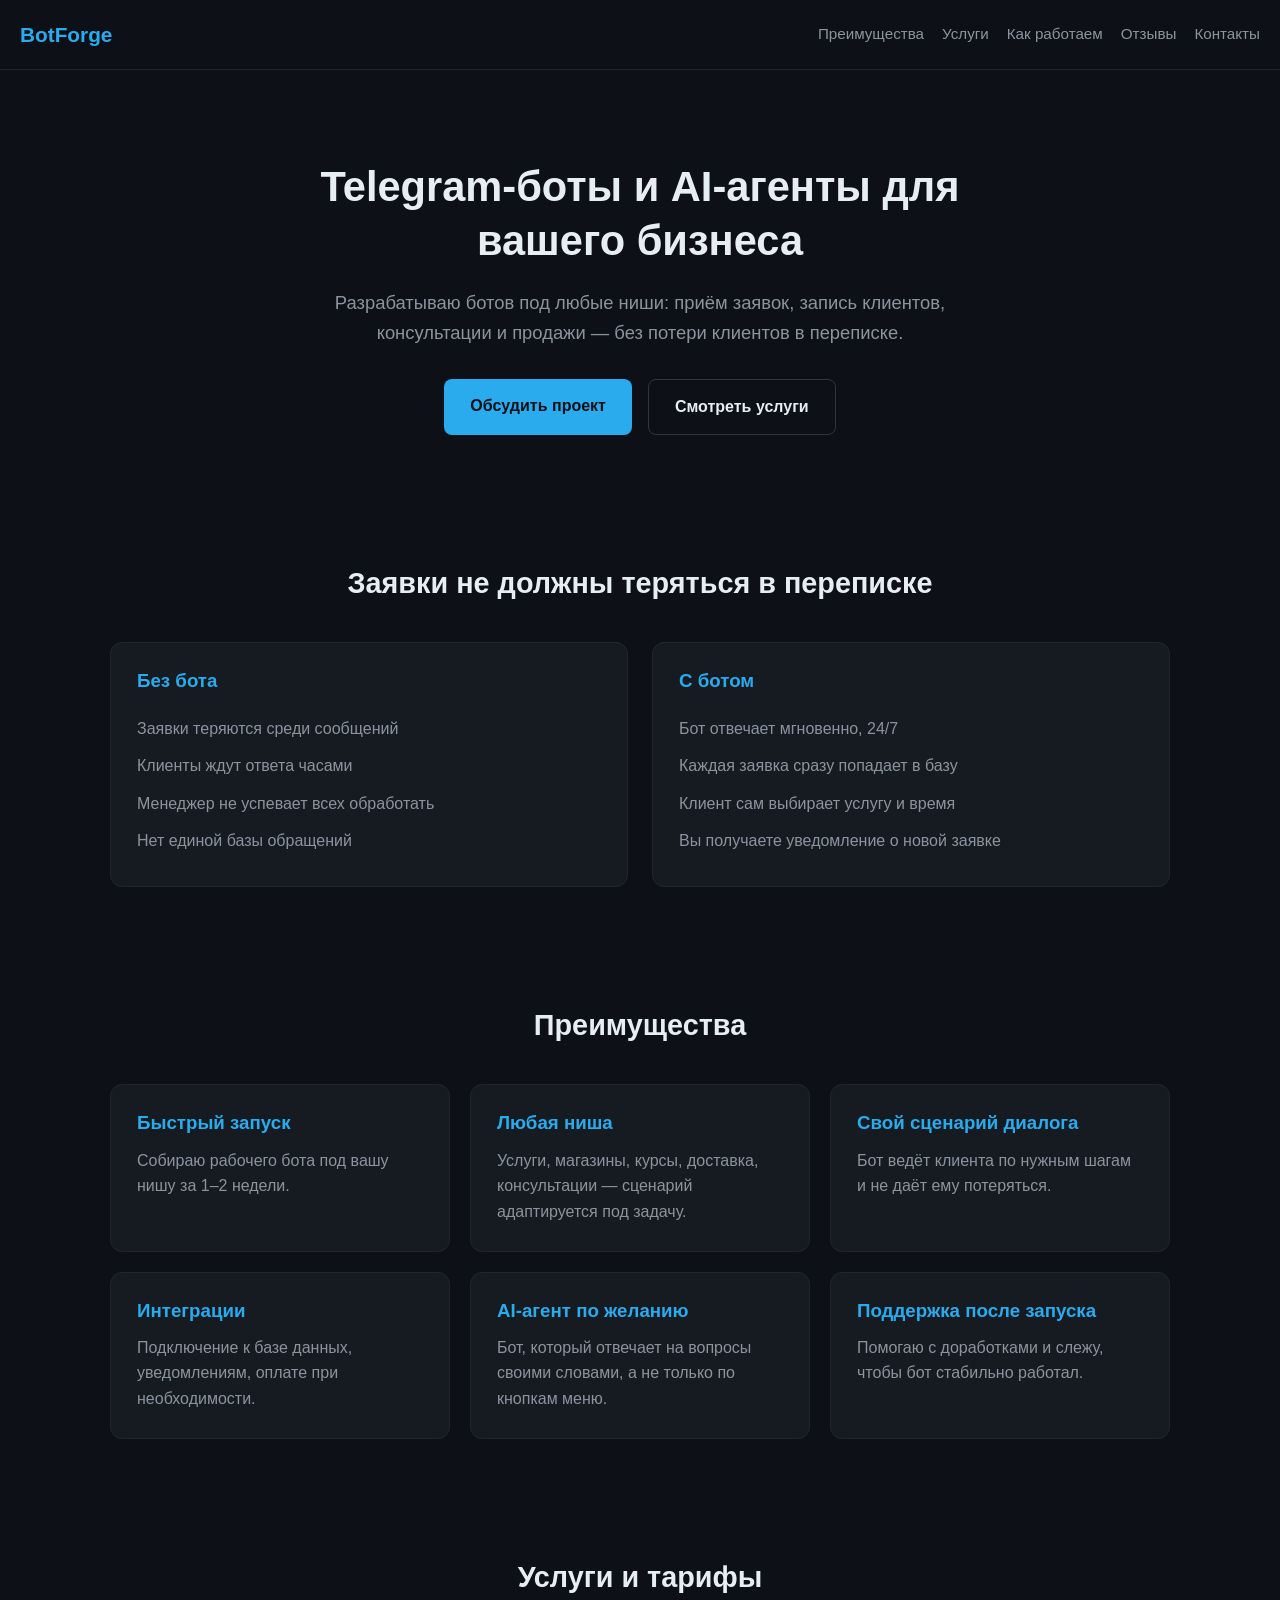
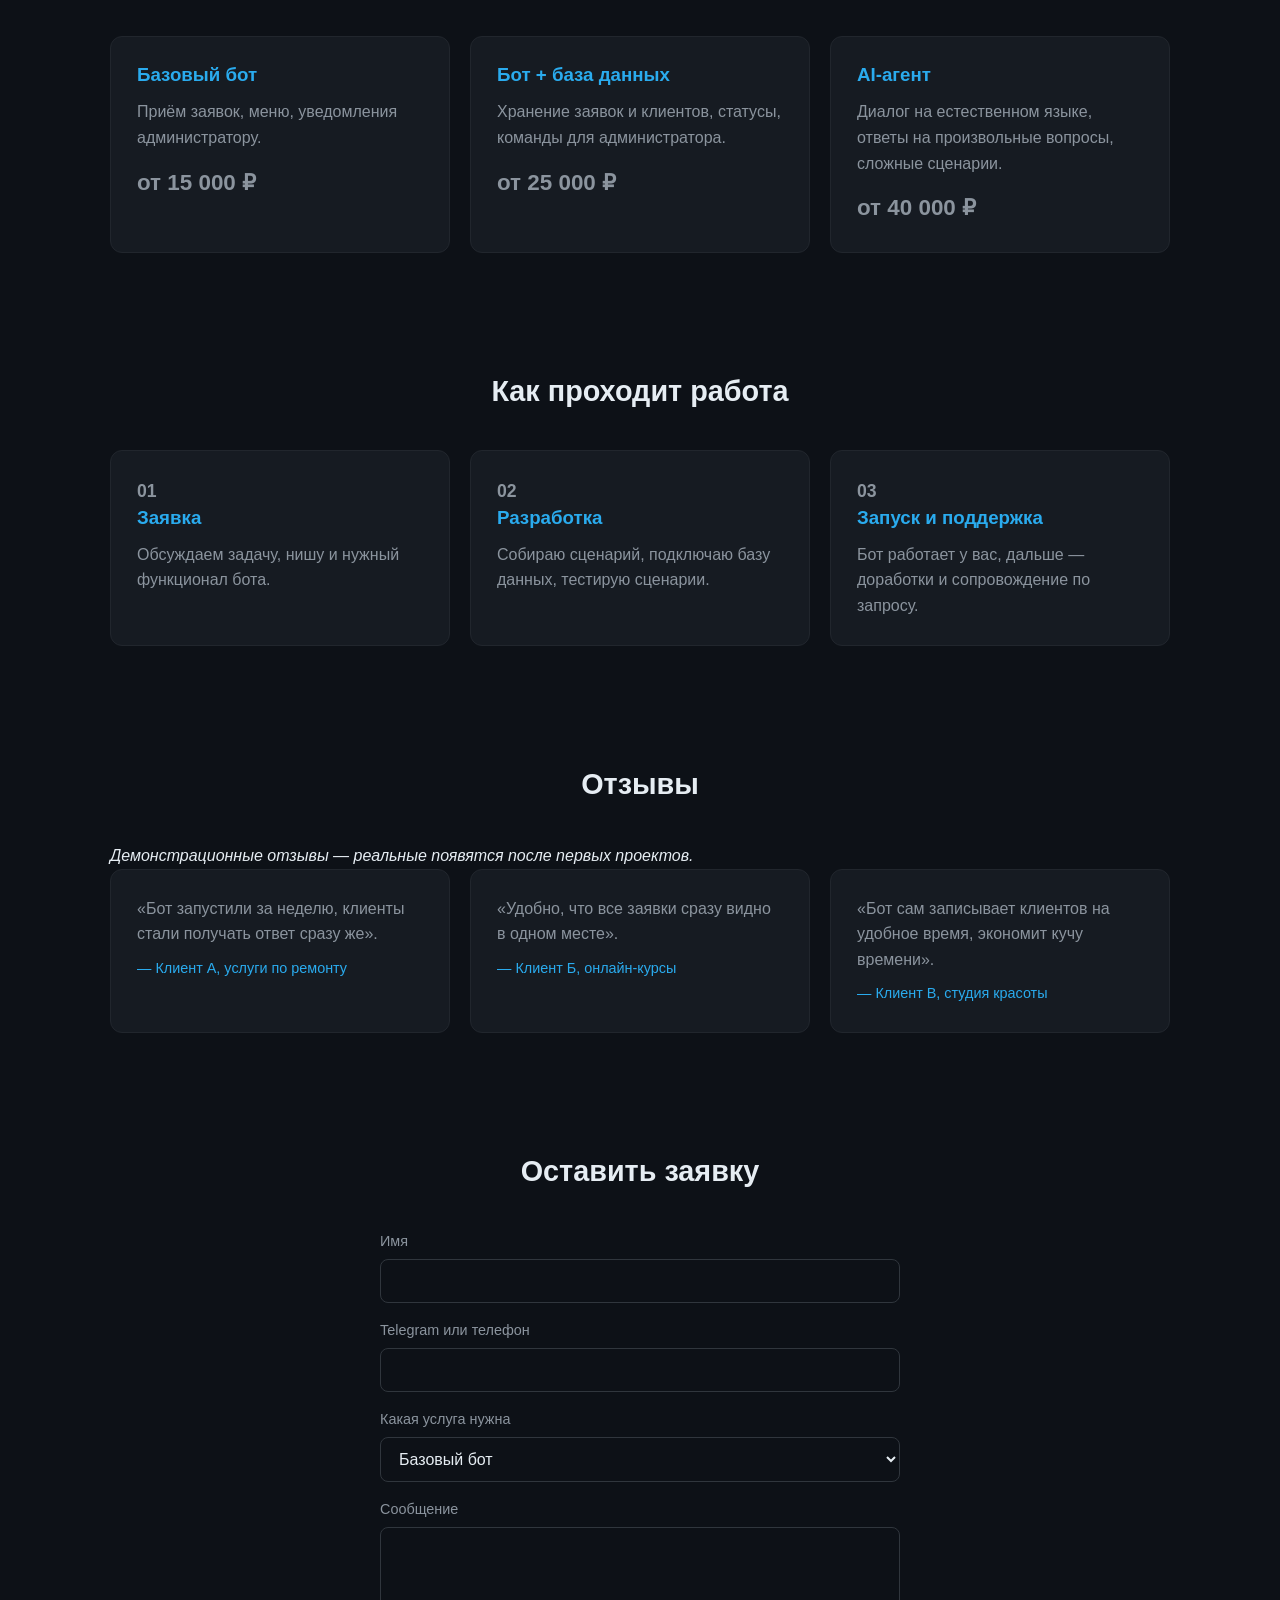
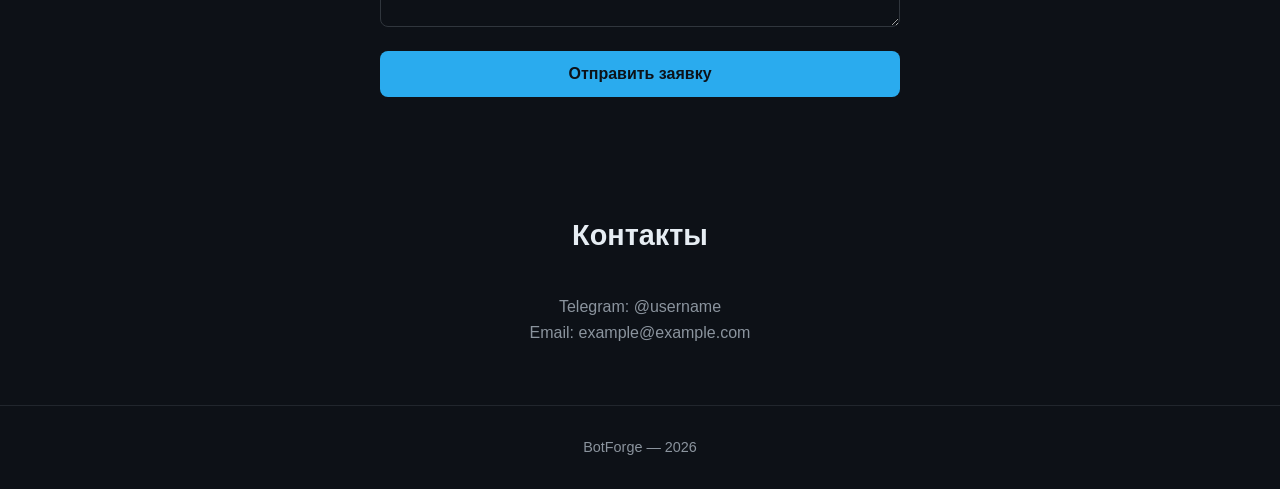
<file: mockup.html>
<!DOCTYPE html>
<html lang="ru">
<head>
    <meta charset="UTF-8">
    <meta name="viewport" content="width=device-width, initial-scale=1">
    <title>BotForge — разработка Telegram-ботов и AI-агентов</title>
    <link rel="stylesheet" href="styles.css">
</head>
<body>

<header>
    <strong>BotForge</strong>
    <nav>
        <a href="#advantages">Преимущества</a>
        <a href="#services">Услуги</a>
        <a href="#steps">Как работаем</a>
        <a href="#reviews">Отзывы</a>
        <a href="#contact">Контакты</a>
    </nav>
</header>

<section id="hero">
    <h1>Telegram-боты и AI-агенты для вашего бизнеса</h1>
    <p>Разрабатываю ботов под любые ниши: приём заявок, запись клиентов, консультации и продажи — без потери клиентов в переписке.</p>
    <div class="cta-row">
        <a href="#contact" class="btn btn-primary">Обсудить проект</a>
        <a href="#services" class="btn btn-secondary">Смотреть услуги</a>
    </div>
</section>

<section id="problem-solution">
    <h2>Заявки не должны теряться в переписке</h2>

    <div class="ps-row">
        <div class="card">
            <h3>Без бота</h3>
            <ul>
                <li>Заявки теряются среди сообщений</li>
                <li>Клиенты ждут ответа часами</li>
                <li>Менеджер не успевает всех обработать</li>
                <li>Нет единой базы обращений</li>
            </ul>
        </div>

        <div class="card">
            <h3>С ботом</h3>
            <ul>
                <li>Бот отвечает мгновенно, 24/7</li>
                <li>Каждая заявка сразу попадает в базу</li>
                <li>Клиент сам выбирает услугу и время</li>
                <li>Вы получаете уведомление о новой заявке</li>
            </ul>
        </div>
    </div>
</section>

<section id="advantages">
    <h2>Преимущества</h2>

    <div class="grid-3">
        <div class="card">
            <h3>Быстрый запуск</h3>
            <p>Собираю рабочего бота под вашу нишу за 1–2 недели.</p>
        </div>
        <div class="card">
            <h3>Любая ниша</h3>
            <p>Услуги, магазины, курсы, доставка, консультации — сценарий адаптируется под задачу.</p>
        </div>
        <div class="card">
            <h3>Свой сценарий диалога</h3>
            <p>Бот ведёт клиента по нужным шагам и не даёт ему потеряться.</p>
        </div>
        <div class="card">
            <h3>Интеграции</h3>
            <p>Подключение к базе данных, уведомлениям, оплате при необходимости.</p>
        </div>
        <div class="card">
            <h3>AI-агент по желанию</h3>
            <p>Бот, который отвечает на вопросы своими словами, а не только по кнопкам меню.</p>
        </div>
        <div class="card">
            <h3>Поддержка после запуска</h3>
            <p>Помогаю с доработками и слежу, чтобы бот стабильно работал.</p>
        </div>
    </div>
</section>

<section id="services">
    <h2>Услуги и тарифы</h2>

    <div class="grid-3">
        <div class="card">
            <h3>Базовый бот</h3>
            <p>Приём заявок, меню, уведомления администратору.</p>
            <p class="price">от 15 000 ₽</p>
        </div>

        <div class="card">
            <h3>Бот + база данных</h3>
            <p>Хранение заявок и клиентов, статусы, команды для администратора.</p>
            <p class="price">от 25 000 ₽</p>
        </div>

        <div class="card">
            <h3>AI-агент</h3>
            <p>Диалог на естественном языке, ответы на произвольные вопросы, сложные сценарии.</p>
            <p class="price">от 40 000 ₽</p>
        </div>
    </div>
</section>

<section id="steps">
    <h2>Как проходит работа</h2>

    <div class="grid-3">
        <div class="card">
            <p class="step-number">01</p>
            <h3>Заявка</h3>
            <p>Обсуждаем задачу, нишу и нужный функционал бота.</p>
        </div>
        <div class="card">
            <p class="step-number">02</p>
            <h3>Разработка</h3>
            <p>Собираю сценарий, подключаю базу данных, тестирую сценарии.</p>
        </div>
        <div class="card">
            <p class="step-number">03</p>
            <h3>Запуск и поддержка</h3>
            <p>Бот работает у вас, дальше — доработки и сопровождение по запросу.</p>
        </div>
    </div>
</section>

<section id="reviews">
    <h2>Отзывы</h2>
    <p class="reviews-note"><em>Демонстрационные отзывы — реальные появятся после первых проектов.</em></p>

    <div class="grid-3">
        <div class="card review">
            <p>«Бот запустили за неделю, клиенты стали получать ответ сразу же».</p>
            <p>— Клиент А, услуги по ремонту</p>
        </div>
        <div class="card review">
            <p>«Удобно, что все заявки сразу видно в одном месте».</p>
            <p>— Клиент Б, онлайн-курсы</p>
        </div>
        <div class="card review">
            <p>«Бот сам записывает клиентов на удобное время, экономит кучу времени».</p>
            <p>— Клиент В, студия красоты</p>
        </div>
    </div>
</section>

<section id="contact-form">
    <h2>Оставить заявку</h2>
    <form>
        <div>
            <label for="name">Имя</label>
            <input type="text" id="name" name="name">
        </div>

        <div>
            <label for="contact">Telegram или телефон</label>
            <input type="text" id="contact" name="contact">
        </div>

        <div>
            <label for="service">Какая услуга нужна</label>
            <select id="service" name="service">
                <option>Базовый бот</option>
                <option>Бот + база данных</option>
                <option>AI-агент</option>
            </select>
        </div>

        <div>
            <label for="message">Сообщение</label>
            <textarea id="message" name="message"></textarea>
        </div>

        <button type="submit" class="btn btn-primary">Отправить заявку</button>
    </form>
</section>

<section id="contact">
    <h2>Контакты</h2>
    <p>Telegram: @username</p>
    <p>Email: example@example.com</p>
</section>

<footer>
    <p>BotForge — 2026</p>
</footer>

</body>
</html>
</file>
<file: styles.css>
* {
    box-sizing: border-box;
    margin: 0;
    padding: 0;
}

html, body {
    max-width: 100%;
    overflow-x: hidden;
}

body {
    font-family: -apple-system, "Segoe UI", Roboto, Arial, sans-serif;
    background-color: #0d1117;
    color: #e6edf3;
    line-height: 1.6;
}

img {
    max-width: 100%;
    display: block;
}

a {
    color: inherit;
    text-decoration: none;
}

ul {
    list-style: none;
}

.container {
    width: 100%;
    max-width: 1100px;
    margin: 0 auto;
    padding: 0 20px;
}

h1, h2, h3 {
    line-height: 1.3;
}

/* Header */

header {
    display: flex;
    flex-wrap: wrap;
    align-items: center;
    justify-content: space-between;
    gap: 12px;
    padding: 18px 20px;
    border-bottom: 1px solid #21262d;
    position: sticky;
    top: 0;
    background-color: #0d1117;
    z-index: 10;
}

header strong {
    font-size: 1.3rem;
    color: #2AABEE;
}

header nav {
    display: flex;
    flex-wrap: wrap;
    gap: 18px;
}

header nav a {
    color: #8b949e;
    font-size: 0.95rem;
}

header nav a:hover {
    color: #e6edf3;
}

/* Buttons */

.btn {
    display: inline-block;
    padding: 14px 26px;
    border-radius: 8px;
    font-weight: 600;
    font-size: 1rem;
    min-height: 44px;
    text-align: center;
}

.btn-primary {
    background-color: #2AABEE;
    color: #0d1117;
}

.btn-secondary {
    background-color: transparent;
    color: #e6edf3;
    border: 1px solid #30363d;
}

/* Sections */

section {
    padding: 60px 20px;
}

section h2 {
    font-size: 1.8rem;
    text-align: center;
    margin-bottom: 40px;
}

/* Hero */

#hero {
    text-align: center;
    padding: 90px 20px 70px;
    max-width: 720px;
    margin: 0 auto;
}

#hero h1 {
    font-size: 2.6rem;
    margin-bottom: 20px;
}

#hero p {
    color: #8b949e;
    font-size: 1.15rem;
    margin-bottom: 32px;
}

#hero .cta-row {
    display: flex;
    justify-content: center;
    gap: 16px;
    flex-wrap: wrap;
}

/* Problem / solution */

#problem-solution {
    max-width: 1100px;
    margin: 0 auto;
}

.ps-row {
    display: flex;
    flex-wrap: wrap;
    gap: 24px;
}

.ps-row .card {
    flex: 1 1 300px;
}

#problem-solution h3 {
    margin-bottom: 16px;
    color: #2AABEE;
}

#problem-solution ul li {
    padding: 6px 0;
    color: #8b949e;
}

/* Grid sections shared: advantages, services, steps, reviews */

#advantages, #services, #steps, #reviews {
    max-width: 1100px;
    margin: 0 auto;
}

.grid-3 {
    display: grid;
    grid-template-columns: repeat(3, 1fr);
    gap: 20px;
}

@media (max-width: 900px) {
    .grid-3 {
        grid-template-columns: repeat(2, 1fr);
    }
}

@media (max-width: 600px) {
    .grid-3 {
        grid-template-columns: 1fr;
    }
}

.card {
    background-color: #161b22;
    border: 1px solid #21262d;
    border-radius: 12px;
    padding: 26px;
}

.card h3 {
    margin-bottom: 12px;
    color: #2AABEE;
}

.card p {
    color: #8b949e;
}

/* Services / pricing */

.price {
    font-size: 1.4rem;
    font-weight: 700;
    color: #e6edf3;
    margin-top: 14px;
}

/* Steps */

.step-number {
    color: #2AABEE;
    font-size: 1.1rem;
    font-weight: 700;
}

/* Reviews */

.review p:last-child {
    margin-top: 10px;
    color: #2AABEE;
    font-size: 0.9rem;
}

/* Contact form */

#contact-form {
    max-width: 560px;
    margin: 0 auto;
}

#contact-form form {
    display: flex;
    flex-direction: column;
    gap: 16px;
}

#contact-form label {
    font-size: 0.9rem;
    color: #8b949e;
    margin-bottom: 6px;
    display: block;
}

#contact-form input,
#contact-form select,
#contact-form textarea {
    width: 100%;
    padding: 12px 14px;
    border-radius: 8px;
    border: 1px solid #30363d;
    background-color: #0d1117;
    color: #e6edf3;
    font-size: 1rem;
}

#contact-form textarea {
    min-height: 100px;
    resize: vertical;
}

#contact-form button {
    border: none;
    cursor: pointer;
}

/* Contacts + footer */

#contact {
    text-align: center;
}

#contact p {
    color: #8b949e;
}

footer {
    text-align: center;
    padding: 30px 20px;
    border-top: 1px solid #21262d;
    color: #8b949e;
    font-size: 0.9rem;
}

/* Mobile tweaks */

@media (max-width: 480px) {
    #hero h1 {
        font-size: 2rem;
    }

    #hero .cta-row {
        flex-direction: column;
    }

    #hero .cta-row a {
        width: 100%;
    }

    section {
        padding: 40px 16px;
    }
}
</file>
